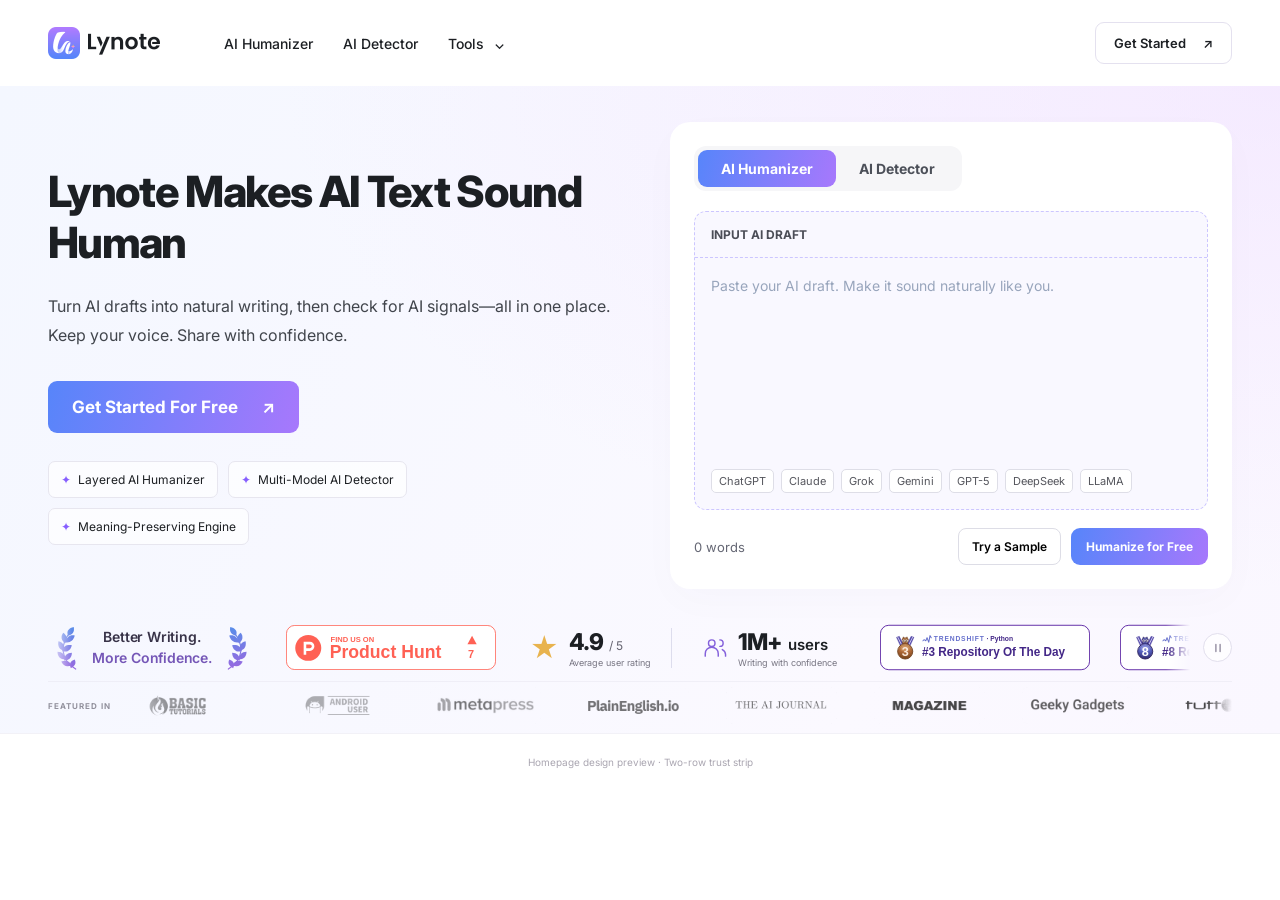
<file: index.html>
<!doctype html>
<html lang="en">
<head>
  <meta charset="utf-8">
  <meta name="viewport" content="width=device-width,initial-scale=1">
  <title>Lynote — Homepage Trust Strip Design</title>
  <link rel="preconnect" href="https://fonts.googleapis.com">
  <link href="https://fonts.googleapis.com/css2?family=Inter:wght@400;500;600;700;800&display=swap" rel="stylesheet">
  <link rel="stylesheet" href="styles.css">
</head>
<body>
  <header class="site-header wrap">
    <a href="https://lynote.ai/" aria-label="Lynote home"><img class="brand" src="assets/lynote.png" alt="Lynote"></a>
    <nav aria-label="Main navigation"><a href="https://lynote.ai/ai-humanizer">AI Humanizer</a><a href="https://lynote.ai/ai-detector">AI Detector</a><a href="https://lynote.ai/">Tools <span>⌄</span></a></nav>
    <a class="header-cta" href="https://lynote.ai/ai-humanizer">Get Started <span>↗</span></a>
  </header>
  <main>
    <div class="hero-area">
      <section class="hero wrap" aria-labelledby="hero-title">
        <div class="hero-copy">
          <h1 id="hero-title">Lynote Makes AI Text Sound Human</h1>
          <p>Turn AI drafts into natural writing, then check for AI signals—all in one place. Keep your voice. Share with confidence.</p>
          <a class="primary" href="https://lynote.ai/ai-humanizer">Get Started For Free <span>↗</span></a>
          <ul class="features"><li>Layered AI Humanizer</li><li>Multi-Model AI Detector</li><li>Meaning-Preserving Engine</li></ul>
        </div>
        <div class="workspace" aria-label="Product interface preview">
          <div class="tabs" role="group" aria-label="Preview tool mode"><button type="button" class="active" data-mode="humanizer" aria-pressed="true">AI Humanizer</button><button type="button" data-mode="detector" aria-pressed="false">AI Detector</button></div>
          <div class="editor"><label for="draft">INPUT AI DRAFT</label><textarea id="draft" placeholder="Paste your AI draft. Make it sound naturally like you."></textarea><div class="models"><span>ChatGPT</span><span>Claude</span><span>Grok</span><span>Gemini</span><span>GPT-5</span><span>DeepSeek</span><span>LLaMA</span></div></div>
          <div class="editor-footer"><span id="word-count">0 words</span><button class="sample" type="button">Try a Sample</button><a class="primary compact" id="tool-link" href="https://lynote.ai/ai-humanizer">Humanize for Free</a></div>
        </div>
      </section>

      <!-- New component: exactly two continuous scrolling rows. -->
      <section class="trust-strip wrap" aria-label="Lynote ratings, recognition and media coverage">
        <div class="proof-row">
          <div class="marquee proof-marquee" tabindex="0" aria-label="Ratings and recognition. Focus or hover to pause scrolling.">
            <div class="track">
              <div class="group proof-group">
                <div class="proof-item laurel-message"><img src="assets/laurel.svg" alt="" width="24" height="46"><strong>Better Writing.<br><span>More Confidence.</span></strong><img class="laurel-right" src="assets/laurel.svg" alt="" width="24" height="46"></div>
                <a class="proof-item badge-item" href="https://www.producthunt.com/products/lynote-ai" target="_blank" rel="noopener noreferrer"><img src="assets/product-hunt.svg" width="250" height="54" alt="Find Lynote on Product Hunt"></a>
                <div class="proof-item rating"><span class="rating-star" aria-hidden="true">★</span><div><div class="stat"><strong>4.9</strong><span>/ 5</span></div><span class="caption">Average user rating</span></div></div>
                <div class="proof-item users"><svg viewBox="0 0 32 32" aria-hidden="true"><circle cx="12" cy="10" r="4"/><path d="M4 26v-3a8 8 0 0 1 16 0v3M22 6a4 4 0 0 1 0 8M25 18a7 7 0 0 1 4 6v2"/></svg><div><div class="stat"><strong>1M+</strong> <span class="users-word">users</span></div><span class="caption">Writing with confidence</span></div></div>
                <a class="proof-item badge-item" href="https://trendshift.io/repositories/35405" target="_blank" rel="noopener noreferrer" title="Python daily ranking · September 15, 2026"><img src="assets/trendshift-python.svg" width="250" height="55" alt="Trendshift: #3 Python Repository of the Day"></a>
                <a class="proof-item badge-item" href="https://trendshift.io/repositories/35405" target="_blank" rel="noopener noreferrer" title="All-language daily ranking · September 15, 2026"><img src="assets/trendshift-all.svg" width="250" height="55" alt="Trendshift: #8 Repository of the Day across all languages"></a>
              </div>
            </div>
          </div>
          <button class="motion-toggle" type="button" aria-label="Pause both scrolling rows" aria-pressed="false" title="Pause scrolling"><svg viewBox="0 0 20 20" aria-hidden="true"><path d="M7 5v10M13 5v10"/></svg></button>
        </div>
        <div class="media-row">
          <span class="row-label">FEATURED IN</span>
          <div class="marquee media-marquee" tabindex="0" aria-label="Featured media logos. Focus or hover to pause scrolling.">
            <div class="track"><div class="group media-group">
              <img src="assets/media-1.png" width="144" height="48" alt="Basic Tutorials">
              <img src="assets/media-2.png" width="144" height="48" alt="Android User">
              <img src="assets/media-3.png" width="144" height="48" alt="MetaPress">
              <img src="assets/media-4.png" width="144" height="48" alt="PlainEnglish.io">
              <img src="assets/media-5.png" width="144" height="48" alt="The AI Journal">
              <img src="assets/media-6.png" width="144" height="48" alt="Magazine">
              <img src="assets/media-7.png" width="144" height="48" alt="Geeky Gadgets">
              <img src="assets/media-8.png" width="144" height="48" alt="TuttoTek">
              <img src="assets/media-9.png" width="144" height="48" alt="Redmond Pie">
              <img src="assets/media-10.png" width="144" height="48" alt="iLounge">
              <img src="assets/media-11.png" width="144" height="48" alt="Business Matters">
            </div></div>
          </div>
        </div>
      </section>
    </div>
  </main>
  <footer class="design-note">Homepage design preview · Two-row trust strip</footer>
  <script src="script.js"></script>
</body>
</html>
</file>
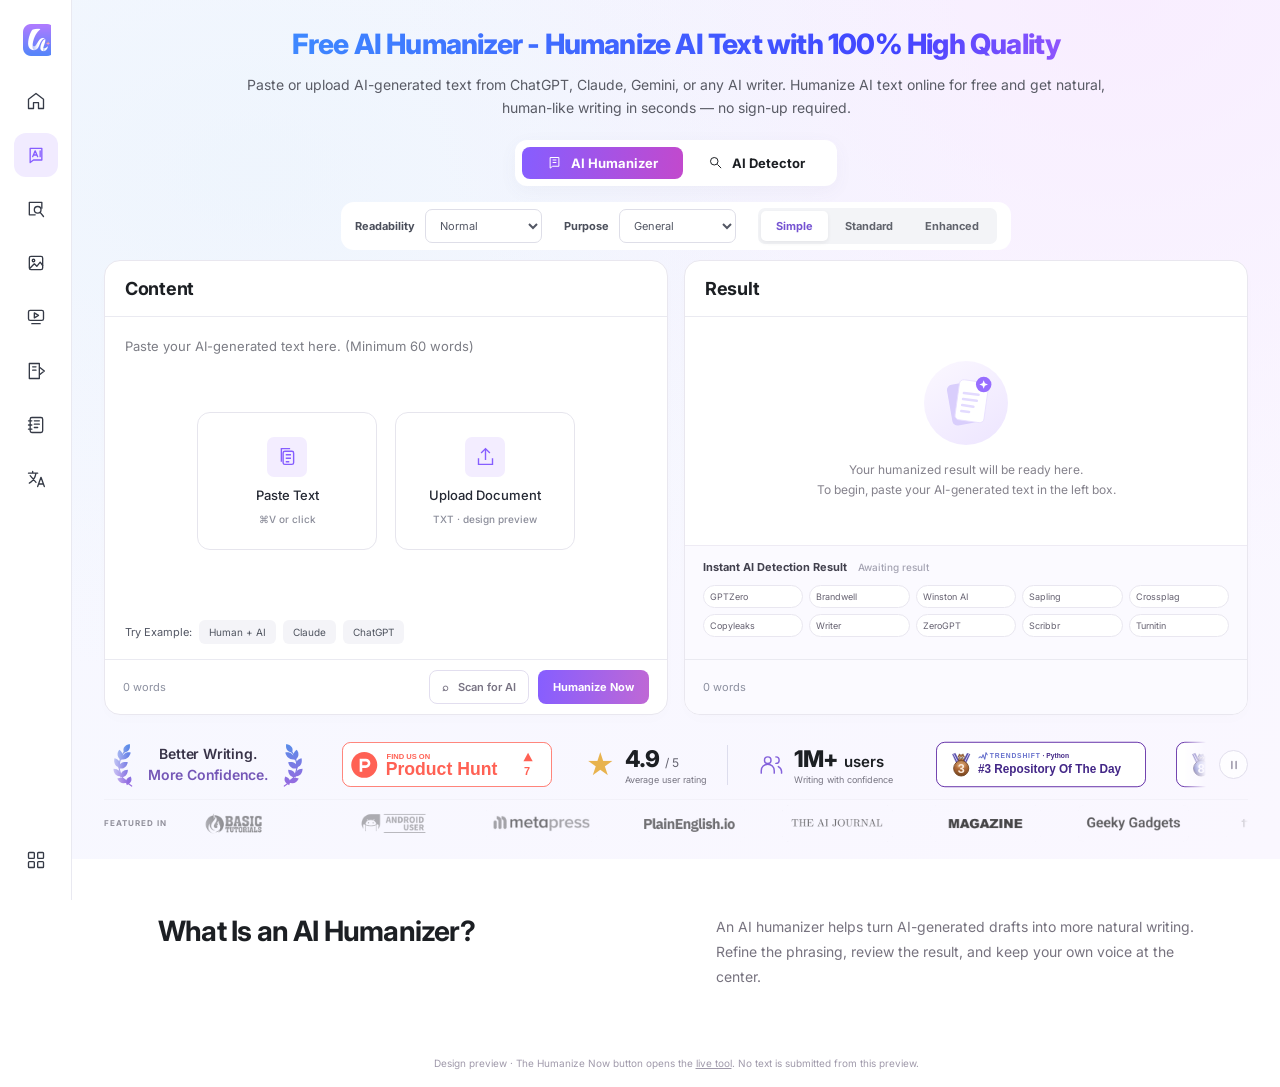
<file: ai-humanizer/index.html>
<!doctype html>
<html lang="en">
<head><meta charset="utf-8"><meta name="viewport" content="width=device-width,initial-scale=1"><title>Lynote AI Humanizer — Trust Strip Preview</title><link rel="preconnect" href="https://fonts.googleapis.com"><link href="https://fonts.googleapis.com/css2?family=Inter:wght@400;500;600;700;800&display=swap" rel="stylesheet"><link rel="stylesheet" href="../styles.css"><link rel="stylesheet" href="humanizer.css"></head>
<body>
<aside class="rail" aria-label="Tool navigation">
<a class="rail-brand-link" href="../index.html" aria-label="Homepage design"><img class="rail-brand" src="../assets/lynote.png" alt="Lynote"></a>
<a href="../index.html" aria-label="Home" title="Home"><svg viewBox="0 0 24 24"><path d="m3 10 9-7 9 7v11h-6v-7H9v7H3Z"/></svg></a>
<a class="selected" href="https://lynote.ai/ai-humanizer" aria-label="AI Humanizer" aria-current="page" title="AI Humanizer"><svg viewBox="0 0 24 24"><path d="M5 4h14v14H9l-4 3Z"/><path d="m8 14 3-7 3 7M9 12h4M17 7v7"/></svg></a>
<a href="https://lynote.ai/ai-detector" aria-label="AI Detector" title="AI Detector"><svg viewBox="0 0 24 24"><path d="M19 11V4H4v15h7"/><circle cx="14" cy="13" r="4"/><path d="m17 16 4 5"/></svg></a>
<a href="https://lynote.ai/ai-image-detector" aria-label="AI Image Detector" title="AI Image Detector"><svg viewBox="0 0 24 24"><rect x="4" y="4" width="16" height="16" rx="2"/><circle cx="9" cy="9" r="1.5"/><path d="m5 18 5-5 3 3 4-5 3 4"/></svg></a>
<a href="https://lynote.ai/youtube-transcript" aria-label="YouTube Transcript" title="YouTube Transcript"><svg viewBox="0 0 24 24"><rect x="3" y="4" width="18" height="12" rx="2"/><path d="m10 7 5 3-5 3ZM7 20h10"/></svg></a>
<a href="https://lynote.ai/youtube-summary" aria-label="Video Summarizer" title="Video Summarizer"><svg viewBox="0 0 24 24"><path d="M4 3h12v18H4ZM8 7h4M8 11h4M17 8l5 4-5 4"/></svg></a>
<a href="https://lynote.ai/ai-note-generator" aria-label="AI Notes Generator" title="AI Notes Generator"><svg viewBox="0 0 24 24"><rect x="5" y="3" width="15" height="18" rx="2"/><path d="M3 7h4M3 12h4M3 17h4M10 7h6M10 11h6M10 15h4"/></svg></a>
<a href="https://lynote.ai/document-translator" aria-label="Document Translator" title="Document Translator"><svg viewBox="0 0 24 24"><path d="M3 5h11M8 3v2M5 8l7 8M12 5c-1 6-3 9-8 12M14 21l4-11 4 11M15 18h6"/></svg></a>
<a class="rail-bottom" href="https://lynote.ai/" aria-label="Browse All Tools" title="Browse All Tools"><svg viewBox="0 0 24 24"><rect x="3" y="3" width="7" height="7" rx="1"/><rect x="14" y="3" width="7" height="7" rx="1"/><rect x="3" y="14" width="7" height="7" rx="1"/><rect x="14" y="14" width="7" height="7" rx="1"/></svg></a>
</aside>
<main class="humanizer-main">
<section class="humanizer-hero" aria-labelledby="humanizer-title"><div class="humanizer-inner">
<header class="humanizer-heading"><h1 id="humanizer-title">Free AI Humanizer - Humanize AI Text with 100% High Quality</h1><p>Paste or upload AI-generated text from ChatGPT, Claude, Gemini, or any AI writer. Humanize AI text online for free and get natural, human-like writing in seconds — no sign-up required.</p></header>
<nav class="mode-switch" aria-label="Choose writing tool"><a href="#content" class="active" aria-current="page"><svg viewBox="0 0 24 24"><path d="M5 4h14v14H9l-4 3ZM9 8h6M9 12h6"/></svg>AI Humanizer</a><a href="https://lynote.ai/ai-detector"><svg viewBox="0 0 24 24"><circle cx="10" cy="10" r="6"/><path d="m15 15 6 6"/></svg>AI Detector</a></nav>
<div class="settings-bar"><label class="setting">Readability <select aria-label="Readability"><option>Normal</option><option>High School</option><option>University</option><option>PhD</option></select></label><label class="setting">Purpose <select aria-label="Purpose"><option>General</option><option>Essay</option><option>Email</option><option>Blog</option><option>Report</option></select></label><div class="intensity" role="group" aria-label="Rewriting intensity"><button class="active" aria-pressed="true">Simple</button><button aria-pressed="false">Standard</button><button aria-pressed="false">Enhanced</button></div></div>
<div class="workbench">
<section class="pane input-pane"><h2><label for="content">Content</label></h2><div class="input-body"><textarea id="content" placeholder="Paste your AI-generated text here. (Minimum 60 words)"></textarea>
<div class="empty-actions"><button type="button" id="paste"><span class="action-icon"><svg viewBox="0 0 24 24"><rect x="7" y="6" width="12" height="15" rx="2"/><path d="M15 3H5v15M10 10h6M10 14h6M10 18h4"/></svg></span>Paste Text<small>⌘V or click</small></button><button type="button" id="upload"><span class="action-icon"><svg viewBox="0 0 24 24"><path d="M12 16V3m-5 5 5-5 5 5M4 14v7h16v-7"/></svg></span>Upload Document<small>TXT · design preview</small></button><input type="file" id="upload-file" accept=".txt,text/plain" hidden></div>
<div class="examples"><span>Try Example:</span><button type="button" data-example="mixed">Human + AI</button><button type="button" data-example="claude">Claude</button><button type="button" data-example="chatgpt">ChatGPT</button></div></div>
<div class="pane-footer"><span id="count">0 words</span><a class="scan-link" href="https://lynote.ai/ai-detector">⌕ &nbsp; Scan for AI</a><a class="humanize-link" href="https://lynote.ai/ai-humanizer" target="_blank" rel="noopener noreferrer" title="Open the live tool to humanize your text">Humanize Now</a></div></section>
<section class="pane result-pane"><h2>Result</h2><div class="result-body"><div class="result-illustration" aria-hidden="true"><svg viewBox="0 0 64 64"><rect x="12" y="9" width="36" height="48" rx="6" fill="#d9cefc" transform="rotate(-10 30 32)"/><rect x="21" y="7" width="34" height="47" rx="5" fill="white" stroke="#e8e0ff" transform="rotate(8 38 31)"/><path d="m29 21 17 2m-18 5 16 2m-17 5 13 2m-14 5 9 1" stroke="#e3dbff" stroke-width="3" stroke-linecap="round"/><circle cx="52" cy="11" r="9" fill="#986eff"/><path d="m52 6 1.4 3.6L57 11l-3.6 1.4L52 16l-1.4-3.6L47 11l3.6-1.4Z" fill="white"/></svg></div><p>Your humanized result will be ready here.<br>To begin, paste your AI-generated text in the left box.</p></div><div class="detector-preview"><h3>Instant AI Detection Result <span>Awaiting result</span></h3><div class="detector-brands"><span>GPTZero</span><span>Brandwell</span><span>Winston AI</span><span>Sapling</span><span>Crossplag</span><span>Copyleaks</span><span>Writer</span><span>ZeroGPT</span><span>Scribbr</span><span>Turnitin</span></div></div><div class="pane-footer"><span>0 words</span></div></section>
</div><p class="upload-message" id="input-message" role="status"></p>
<!-- Reuses the homepage component, replacing the standalone statistics block in this preview. -->
      <section class="trust-strip wrap" aria-label="Lynote ratings, recognition and media coverage">
        <div class="proof-row">
          <div class="marquee proof-marquee" tabindex="0" aria-label="Ratings and recognition. Focus or hover to pause scrolling.">
            <div class="track">
              <div class="group proof-group">
                <div class="proof-item laurel-message"><img src="../assets/laurel.svg" alt="" width="24" height="46"><strong>Better Writing.<br><span>More Confidence.</span></strong><img class="laurel-right" src="../assets/laurel.svg" alt="" width="24" height="46"></div>
                <a class="proof-item badge-item" href="https://www.producthunt.com/products/lynote-ai" target="_blank" rel="noopener noreferrer"><img src="../assets/product-hunt.svg" width="250" height="54" alt="Find Lynote on Product Hunt"></a>
                <div class="proof-item rating"><span class="rating-star" aria-hidden="true">★</span><div><div class="stat"><strong>4.9</strong><span>/ 5</span></div><span class="caption">Average user rating</span></div></div>
                <div class="proof-item users"><svg viewBox="0 0 32 32" aria-hidden="true"><circle cx="12" cy="10" r="4"/><path d="M4 26v-3a8 8 0 0 1 16 0v3M22 6a4 4 0 0 1 0 8M25 18a7 7 0 0 1 4 6v2"/></svg><div><div class="stat"><strong>1M+</strong> <span class="users-word">users</span></div><span class="caption">Writing with confidence</span></div></div>
                <a class="proof-item badge-item" href="https://trendshift.io/repositories/35405" target="_blank" rel="noopener noreferrer" title="Python daily ranking · September 15, 2026"><img src="../assets/trendshift-python.svg" width="250" height="55" alt="Trendshift: #3 Python Repository of the Day"></a>
                <a class="proof-item badge-item" href="https://trendshift.io/repositories/35405" target="_blank" rel="noopener noreferrer" title="All-language daily ranking · September 15, 2026"><img src="../assets/trendshift-all.svg" width="250" height="55" alt="Trendshift: #8 Repository of the Day across all languages"></a>
              </div>
            </div>
          </div>
          <button class="motion-toggle" type="button" aria-label="Pause both scrolling rows" aria-pressed="false" title="Pause scrolling"><svg viewBox="0 0 20 20" aria-hidden="true"><path d="M7 5v10M13 5v10"/></svg></button>
        </div>
        <div class="media-row">
          <span class="row-label">FEATURED IN</span>
          <div class="marquee media-marquee" tabindex="0" aria-label="Featured media logos. Focus or hover to pause scrolling.">
            <div class="track"><div class="group media-group">
              <img src="../assets/media-1.png" width="144" height="48" alt="Basic Tutorials">
              <img src="../assets/media-2.png" width="144" height="48" alt="Android User">
              <img src="../assets/media-3.png" width="144" height="48" alt="MetaPress">
              <img src="../assets/media-4.png" width="144" height="48" alt="PlainEnglish.io">
              <img src="../assets/media-5.png" width="144" height="48" alt="The AI Journal">
              <img src="../assets/media-6.png" width="144" height="48" alt="Magazine">
              <img src="../assets/media-7.png" width="144" height="48" alt="Geeky Gadgets">
              <img src="../assets/media-8.png" width="144" height="48" alt="TuttoTek">
              <img src="../assets/media-9.png" width="144" height="48" alt="Redmond Pie">
              <img src="../assets/media-10.png" width="144" height="48" alt="iLounge">
              <img src="../assets/media-11.png" width="144" height="48" alt="Business Matters">
            </div></div>
          </div>
        </div>
      </section>
</div></section>
<section class="humanizer-following"><h2>What Is an AI Humanizer?</h2><p>An AI humanizer helps turn AI-generated drafts into more natural writing. Refine the phrasing, review the result, and keep your own voice at the center.</p></section>
<footer class="preview-note">Design preview · The Humanize Now button opens the <a href="https://lynote.ai/ai-humanizer">live tool</a>. No text is submitted from this preview.</footer>
</main><script src="humanizer.js"></script>
</body></html>
</file>
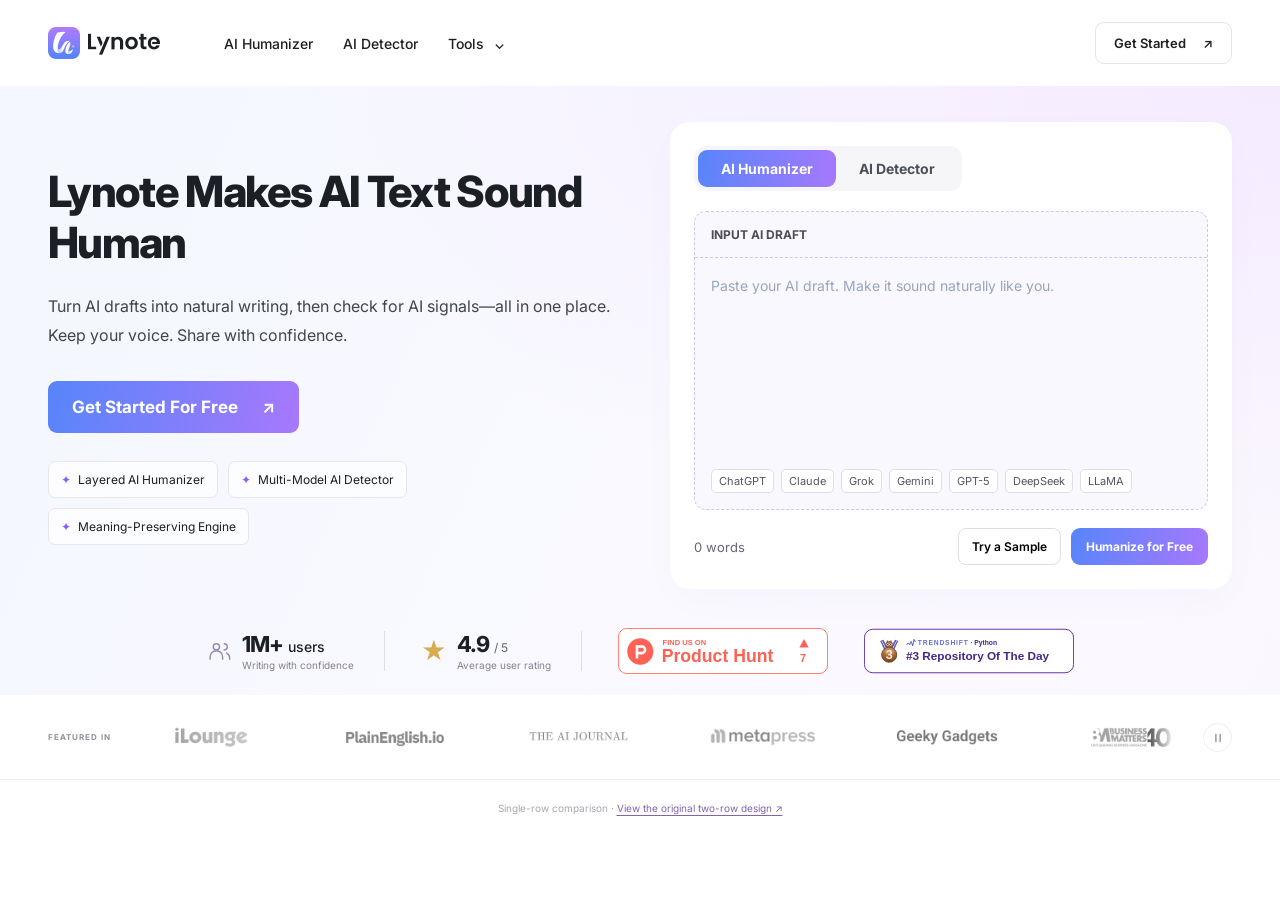
<file: single-row.html>
<!doctype html>
<html lang="en">
<head>
  <meta charset="utf-8">
  <meta name="viewport" content="width=device-width,initial-scale=1">
  <title>Lynote — Homepage Single-Row Comparison</title>
  <link rel="preconnect" href="https://fonts.googleapis.com">
  <link href="https://fonts.googleapis.com/css2?family=Inter:wght@400;500;600;700;800&display=swap" rel="stylesheet">
  <link rel="stylesheet" href="styles.css">
  <link rel="stylesheet" href="single-row.css">
</head>
<body>
  <header class="site-header wrap">
    <a href="https://lynote.ai/" aria-label="Lynote home"><img class="brand" src="assets/lynote.png" alt="Lynote"></a>
    <nav aria-label="Main navigation"><a href="https://lynote.ai/ai-humanizer">AI Humanizer</a><a href="https://lynote.ai/ai-detector">AI Detector</a><a href="https://lynote.ai/">Tools <span>⌄</span></a></nav>
    <a class="header-cta" href="https://lynote.ai/ai-humanizer">Get Started <span>↗</span></a>
  </header>
  <main>
    <div class="hero-area">
      <section class="hero wrap" aria-labelledby="hero-title">
        <div class="hero-copy">
          <h1 id="hero-title">Lynote Makes AI Text Sound Human</h1>
          <p>Turn AI drafts into natural writing, then check for AI signals—all in one place. Keep your voice. Share with confidence.</p>
          <a class="primary" href="https://lynote.ai/ai-humanizer">Get Started For Free <span>↗</span></a>
          <ul class="features"><li>Layered AI Humanizer</li><li>Multi-Model AI Detector</li><li>Meaning-Preserving Engine</li></ul>
        </div>
        <div class="workspace" aria-label="Product interface preview">
          <div class="tabs" role="group" aria-label="Preview tool mode"><button type="button" class="active" data-mode="humanizer" aria-pressed="true">AI Humanizer</button><button type="button" data-mode="detector" aria-pressed="false">AI Detector</button></div>
          <div class="editor"><label for="draft">INPUT AI DRAFT</label><textarea id="draft" placeholder="Paste your AI draft. Make it sound naturally like you."></textarea><div class="models"><span>ChatGPT</span><span>Claude</span><span>Grok</span><span>Gemini</span><span>GPT-5</span><span>DeepSeek</span><span>LLaMA</span></div></div>
          <div class="editor-footer"><span id="word-count">0 words</span><button class="sample" type="button">Try a Sample</button><a class="primary compact" id="tool-link" href="https://lynote.ai/ai-humanizer">Humanize for Free</a></div>
        </div>
      </section>

      <!-- Static first-screen proof; media coverage lives outside the hero. -->
<section class="single-proof wrap" aria-label="Lynote ratings and recognition"><div class="single-proof-scroll" tabindex="0" aria-label="Ratings, users and recognition; scroll horizontally on small screens"><div class="single-proof-items">
                <div class="proof-item users"><svg viewBox="0 0 32 32" aria-hidden="true"><circle cx="12" cy="10" r="4"/><path d="M4 26v-3a8 8 0 0 1 16 0v3M22 6a4 4 0 0 1 0 8M25 18a7 7 0 0 1 4 6v2"/></svg><div><div class="stat"><strong>1M+</strong> <span class="users-word">users</span></div><span class="caption">Writing with confidence</span></div></div>
                <div class="proof-item rating"><span class="rating-star" aria-hidden="true">★</span><div><div class="stat"><strong>4.9</strong><span>/ 5</span></div><span class="caption">Average user rating</span></div></div>
                <a class="proof-item badge-item" href="https://www.producthunt.com/products/lynote-ai" target="_blank" rel="noopener noreferrer"><img src="assets/product-hunt.svg" width="250" height="54" alt="Find Lynote on Product Hunt"></a>
                <a class="proof-item badge-item" href="https://trendshift.io/repositories/35405" target="_blank" rel="noopener noreferrer" title="Python daily ranking · September 15, 2026"><img src="assets/trendshift-python.svg" width="250" height="55" alt="Trendshift: #3 Python Repository of the Day"></a>
</div></div></section>
    </div>
    <section class="media-transition" aria-label="Featured media coverage">
      <div class="media-transition-inner wrap">
        <span class="row-label">FEATURED IN</span>
        <div class="marquee media-transition-marquee" tabindex="0" aria-label="Media logos. Hover or focus to pause; scroll manually when reduced motion is enabled.">
          <div class="track"><div class="group media-transition-group">
            <img src="assets/media-10.png" width="144" height="48" alt="iLounge">
            <img src="assets/media-4.png" width="144" height="48" alt="PlainEnglish.io">
            <img src="assets/media-5.png" width="144" height="48" alt="The AI Journal">
            <img src="assets/media-3.png" width="144" height="48" alt="MetaPress">
            <img src="assets/media-7.png" width="144" height="48" alt="Geeky Gadgets">
            <img src="assets/media-11.png" width="144" height="48" alt="Business Matters">
            <img src="assets/media-1.png" width="144" height="48" alt="Basic Tutorials">
            <img src="assets/media-2.png" width="144" height="48" alt="Android User">
            <img src="assets/media-8.png" width="144" height="48" alt="TuttoTek">
            <img src="assets/media-9.png" width="144" height="48" alt="Redmond Pie">
            <img src="assets/media-6.png" width="144" height="48" alt="Magazine">
          </div></div>
        </div>
        <button class="motion-toggle media-transition-toggle" type="button" aria-label="Pause media logos" aria-pressed="false" title="Pause media logos"><svg viewBox="0 0 20 20" aria-hidden="true"><path d="M7 5v10M13 5v10"/></svg></button>
      </div>
    </section>
  </main>
  <footer class="design-note">Single-row comparison · <a href="index.html">View the original two-row design ↗</a></footer>
  <script src="single-row.js"></script>
</body>
</html>
</file>
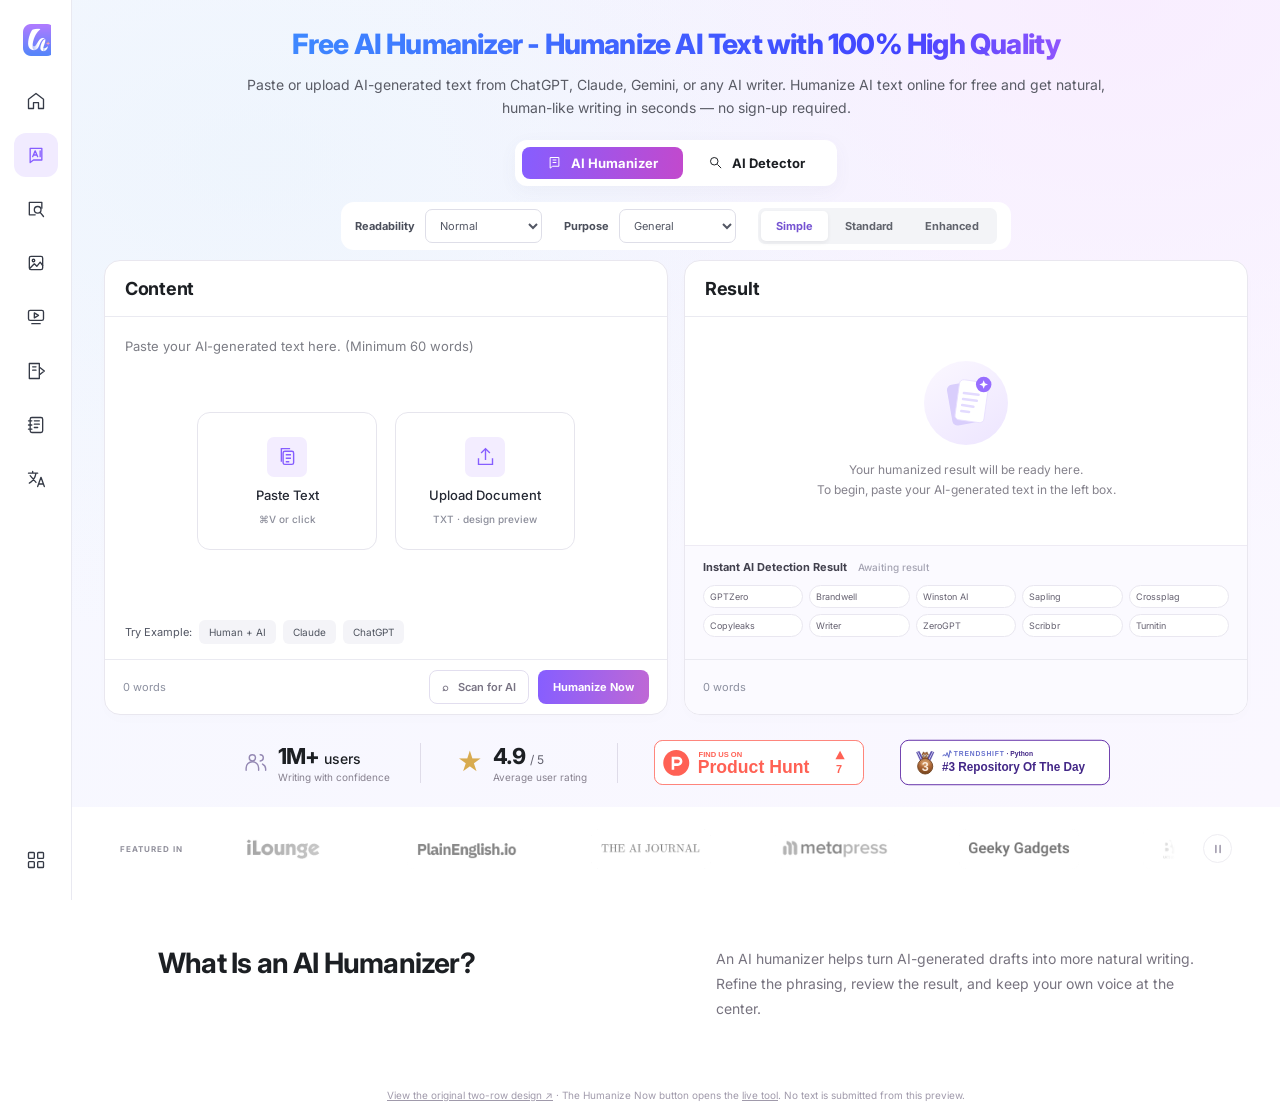
<file: ai-humanizer/single-row.html>
<!doctype html>
<html lang="en">
<head><meta charset="utf-8"><meta name="viewport" content="width=device-width,initial-scale=1"><title>Lynote AI Humanizer — Single-Row Comparison</title><link rel="preconnect" href="https://fonts.googleapis.com"><link href="https://fonts.googleapis.com/css2?family=Inter:wght@400;500;600;700;800&display=swap" rel="stylesheet"><link rel="stylesheet" href="../styles.css"><link rel="stylesheet" href="humanizer.css"><link rel="stylesheet" href="../single-row.css"></head>
<body>
<aside class="rail" aria-label="Tool navigation">
<a class="rail-brand-link" href="../single-row.html" aria-label="Homepage design"><img class="rail-brand" src="../assets/lynote.png" alt="Lynote"></a>
<a href="../single-row.html" aria-label="Home" title="Home"><svg viewBox="0 0 24 24"><path d="m3 10 9-7 9 7v11h-6v-7H9v7H3Z"/></svg></a>
<a class="selected" href="https://lynote.ai/ai-humanizer" aria-label="AI Humanizer" aria-current="page" title="AI Humanizer"><svg viewBox="0 0 24 24"><path d="M5 4h14v14H9l-4 3Z"/><path d="m8 14 3-7 3 7M9 12h4M17 7v7"/></svg></a>
<a href="https://lynote.ai/ai-detector" aria-label="AI Detector" title="AI Detector"><svg viewBox="0 0 24 24"><path d="M19 11V4H4v15h7"/><circle cx="14" cy="13" r="4"/><path d="m17 16 4 5"/></svg></a>
<a href="https://lynote.ai/ai-image-detector" aria-label="AI Image Detector" title="AI Image Detector"><svg viewBox="0 0 24 24"><rect x="4" y="4" width="16" height="16" rx="2"/><circle cx="9" cy="9" r="1.5"/><path d="m5 18 5-5 3 3 4-5 3 4"/></svg></a>
<a href="https://lynote.ai/youtube-transcript" aria-label="YouTube Transcript" title="YouTube Transcript"><svg viewBox="0 0 24 24"><rect x="3" y="4" width="18" height="12" rx="2"/><path d="m10 7 5 3-5 3ZM7 20h10"/></svg></a>
<a href="https://lynote.ai/youtube-summary" aria-label="Video Summarizer" title="Video Summarizer"><svg viewBox="0 0 24 24"><path d="M4 3h12v18H4ZM8 7h4M8 11h4M17 8l5 4-5 4"/></svg></a>
<a href="https://lynote.ai/ai-note-generator" aria-label="AI Notes Generator" title="AI Notes Generator"><svg viewBox="0 0 24 24"><rect x="5" y="3" width="15" height="18" rx="2"/><path d="M3 7h4M3 12h4M3 17h4M10 7h6M10 11h6M10 15h4"/></svg></a>
<a href="https://lynote.ai/document-translator" aria-label="Document Translator" title="Document Translator"><svg viewBox="0 0 24 24"><path d="M3 5h11M8 3v2M5 8l7 8M12 5c-1 6-3 9-8 12M14 21l4-11 4 11M15 18h6"/></svg></a>
<a class="rail-bottom" href="https://lynote.ai/" aria-label="Browse All Tools" title="Browse All Tools"><svg viewBox="0 0 24 24"><rect x="3" y="3" width="7" height="7" rx="1"/><rect x="14" y="3" width="7" height="7" rx="1"/><rect x="3" y="14" width="7" height="7" rx="1"/><rect x="14" y="14" width="7" height="7" rx="1"/></svg></a>
</aside>
<main class="humanizer-main">
<section class="humanizer-hero" aria-labelledby="humanizer-title"><div class="humanizer-inner">
<header class="humanizer-heading"><h1 id="humanizer-title">Free AI Humanizer - Humanize AI Text with 100% High Quality</h1><p>Paste or upload AI-generated text from ChatGPT, Claude, Gemini, or any AI writer. Humanize AI text online for free and get natural, human-like writing in seconds — no sign-up required.</p></header>
<nav class="mode-switch" aria-label="Choose writing tool"><a href="#content" class="active" aria-current="page"><svg viewBox="0 0 24 24"><path d="M5 4h14v14H9l-4 3ZM9 8h6M9 12h6"/></svg>AI Humanizer</a><a href="https://lynote.ai/ai-detector"><svg viewBox="0 0 24 24"><circle cx="10" cy="10" r="6"/><path d="m15 15 6 6"/></svg>AI Detector</a></nav>
<div class="settings-bar"><label class="setting">Readability <select aria-label="Readability"><option>Normal</option><option>High School</option><option>University</option><option>PhD</option></select></label><label class="setting">Purpose <select aria-label="Purpose"><option>General</option><option>Essay</option><option>Email</option><option>Blog</option><option>Report</option></select></label><div class="intensity" role="group" aria-label="Rewriting intensity"><button class="active" aria-pressed="true">Simple</button><button aria-pressed="false">Standard</button><button aria-pressed="false">Enhanced</button></div></div>
<div class="workbench">
<section class="pane input-pane"><h2><label for="content">Content</label></h2><div class="input-body"><textarea id="content" placeholder="Paste your AI-generated text here. (Minimum 60 words)"></textarea>
<div class="empty-actions"><button type="button" id="paste"><span class="action-icon"><svg viewBox="0 0 24 24"><rect x="7" y="6" width="12" height="15" rx="2"/><path d="M15 3H5v15M10 10h6M10 14h6M10 18h4"/></svg></span>Paste Text<small>⌘V or click</small></button><button type="button" id="upload"><span class="action-icon"><svg viewBox="0 0 24 24"><path d="M12 16V3m-5 5 5-5 5 5M4 14v7h16v-7"/></svg></span>Upload Document<small>TXT · design preview</small></button><input type="file" id="upload-file" accept=".txt,text/plain" hidden></div>
<div class="examples"><span>Try Example:</span><button type="button" data-example="mixed">Human + AI</button><button type="button" data-example="claude">Claude</button><button type="button" data-example="chatgpt">ChatGPT</button></div></div>
<div class="pane-footer"><span id="count">0 words</span><a class="scan-link" href="https://lynote.ai/ai-detector">⌕ &nbsp; Scan for AI</a><a class="humanize-link" href="https://lynote.ai/ai-humanizer" target="_blank" rel="noopener noreferrer" title="Open the live tool to humanize your text">Humanize Now</a></div></section>
<section class="pane result-pane"><h2>Result</h2><div class="result-body"><div class="result-illustration" aria-hidden="true"><svg viewBox="0 0 64 64"><rect x="12" y="9" width="36" height="48" rx="6" fill="#d9cefc" transform="rotate(-10 30 32)"/><rect x="21" y="7" width="34" height="47" rx="5" fill="white" stroke="#e8e0ff" transform="rotate(8 38 31)"/><path d="m29 21 17 2m-18 5 16 2m-17 5 13 2m-14 5 9 1" stroke="#e3dbff" stroke-width="3" stroke-linecap="round"/><circle cx="52" cy="11" r="9" fill="#986eff"/><path d="m52 6 1.4 3.6L57 11l-3.6 1.4L52 16l-1.4-3.6L47 11l3.6-1.4Z" fill="white"/></svg></div><p>Your humanized result will be ready here.<br>To begin, paste your AI-generated text in the left box.</p></div><div class="detector-preview"><h3>Instant AI Detection Result <span>Awaiting result</span></h3><div class="detector-brands"><span>GPTZero</span><span>Brandwell</span><span>Winston AI</span><span>Sapling</span><span>Crossplag</span><span>Copyleaks</span><span>Writer</span><span>ZeroGPT</span><span>Scribbr</span><span>Turnitin</span></div></div><div class="pane-footer"><span>0 words</span></div></section>
</div><p class="upload-message" id="input-message" role="status"></p>
<!-- Reuses the homepage component, replacing the standalone statistics block in this preview. -->
<section class="single-proof wrap" aria-label="Lynote ratings and recognition"><div class="single-proof-scroll" tabindex="0" aria-label="Ratings, users and recognition; scroll horizontally on small screens"><div class="single-proof-items">
                <div class="proof-item users"><svg viewBox="0 0 32 32" aria-hidden="true"><circle cx="12" cy="10" r="4"/><path d="M4 26v-3a8 8 0 0 1 16 0v3M22 6a4 4 0 0 1 0 8M25 18a7 7 0 0 1 4 6v2"/></svg><div><div class="stat"><strong>1M+</strong> <span class="users-word">users</span></div><span class="caption">Writing with confidence</span></div></div>
                <div class="proof-item rating"><span class="rating-star" aria-hidden="true">★</span><div><div class="stat"><strong>4.9</strong><span>/ 5</span></div><span class="caption">Average user rating</span></div></div>
                <a class="proof-item badge-item" href="https://www.producthunt.com/products/lynote-ai" target="_blank" rel="noopener noreferrer"><img src="../assets/product-hunt.svg" width="250" height="54" alt="Find Lynote on Product Hunt"></a>
                <a class="proof-item badge-item" href="https://trendshift.io/repositories/35405" target="_blank" rel="noopener noreferrer" title="Python daily ranking · September 15, 2026"><img src="../assets/trendshift-python.svg" width="250" height="55" alt="Trendshift: #3 Python Repository of the Day"></a>
</div></div></section>
</div></section>
    <section class="media-transition" aria-label="Featured media coverage">
      <div class="media-transition-inner wrap">
        <span class="row-label">FEATURED IN</span>
        <div class="marquee media-transition-marquee" tabindex="0" aria-label="Media logos. Hover or focus to pause; scroll manually when reduced motion is enabled.">
          <div class="track"><div class="group media-transition-group">
            <img src="../assets/media-10.png" width="144" height="48" alt="iLounge">
            <img src="../assets/media-4.png" width="144" height="48" alt="PlainEnglish.io">
            <img src="../assets/media-5.png" width="144" height="48" alt="The AI Journal">
            <img src="../assets/media-3.png" width="144" height="48" alt="MetaPress">
            <img src="../assets/media-7.png" width="144" height="48" alt="Geeky Gadgets">
            <img src="../assets/media-11.png" width="144" height="48" alt="Business Matters">
            <img src="../assets/media-1.png" width="144" height="48" alt="Basic Tutorials">
            <img src="../assets/media-2.png" width="144" height="48" alt="Android User">
            <img src="../assets/media-8.png" width="144" height="48" alt="TuttoTek">
            <img src="../assets/media-9.png" width="144" height="48" alt="Redmond Pie">
            <img src="../assets/media-6.png" width="144" height="48" alt="Magazine">
          </div></div>
        </div>
        <button class="motion-toggle media-transition-toggle" type="button" aria-label="Pause media logos" aria-pressed="false" title="Pause media logos"><svg viewBox="0 0 20 20" aria-hidden="true"><path d="M7 5v10M13 5v10"/></svg></button>
      </div>
    </section>
<section class="humanizer-following"><h2>What Is an AI Humanizer?</h2><p>An AI humanizer helps turn AI-generated drafts into more natural writing. Refine the phrasing, review the result, and keep your own voice at the center.</p></section>
<footer class="preview-note"><a href="index.html">View the original two-row design ↗</a> · The Humanize Now button opens the <a href="https://lynote.ai/ai-humanizer">live tool</a>. No text is submitted from this preview.</footer>
</main><script src="single-row.js"></script>
</body></html>
</file>
<file: styles.css>
:root{--ink:#1c1f23;--body:#555a65;--violet:#865eff;--line:#e8e8f2;--blue:#5785fa}*{box-sizing:border-box}body{margin:0;color:var(--ink);background:#fff;font-family:Inter,Arial,sans-serif;-webkit-font-smoothing:antialiased}button,textarea{font:inherit}a{color:inherit;text-decoration:none}button,a,textarea{ -webkit-tap-highlight-color:transparent}button{cursor:pointer}a:focus-visible,button:focus-visible,textarea:focus-visible,.marquee:focus-visible{outline:3px solid #865eff;outline-offset:4px}.wrap{width:min(1280px,calc(100% - 96px));margin-inline:auto}.site-header{height:86px;display:flex;align-items:center;gap:64px}.brand{width:112px;height:auto;display:block}.site-header nav{display:flex;gap:30px;font-size:14px;font-weight:500;align-items:center}.site-header nav span{margin-left:6px}.header-cta{margin-left:auto;font-size:13px;font-weight:600;padding:12px 18px;border:1px solid #e4e1ef;border-radius:9px}.header-cta span{padding-left:14px}.hero-area{background:radial-gradient(ellipse at 100% 0,rgba(236,215,255,.42),transparent 55%),linear-gradient(115deg,#f4f7ff,#fbf9ff 72%,#faf7ff)}.hero{padding-block:54px 48px;display:grid;grid-template-columns:1fr 1fr;gap:60px;align-items:center}.hero h1{font-size:43px;line-height:1.18;letter-spacing:-1.65px;margin:0 0 25px;font-weight:800;max-width:600px}.hero-copy>p{font-size:16px;line-height:1.8;margin:0 0 31px;color:#41454c;max-width:570px}.primary{display:inline-flex;align-items:center;justify-content:center;gap:24px;padding:16px 24px;border-radius:9px;background:linear-gradient(105deg,#5785fa,#a778fc);color:white;font-size:17px;font-weight:700;transition:box-shadow .2s}.primary:hover{box-shadow:0 6px 20px #865eff30}.features{display:flex;flex-wrap:wrap;gap:10px;list-style:none;padding:0;margin:28px 0 0}.features li{font-size:12px;white-space:nowrap;padding:10px 12px;background:#ffffffb5;border:1px solid #e7e6ef;border-radius:7px}.features li:before{content:'✦';color:var(--violet);margin-right:7px}.workspace{background:white;padding:24px;border-radius:20px;box-shadow:0 12px 40px #34345c05}.tabs{display:inline-flex;background:#f6f6f8;border-radius:12px;padding:4px;margin-bottom:20px}.tabs button{border:0;background:none;padding:10px 23px;font-size:14px;font-weight:700;color:#4c5059;border-radius:9px}.tabs button.active{background:linear-gradient(105deg,#5785fa,#a778fc);color:white}.editor{border:1px dashed #ccc6ff;border-radius:12px;background:#f9f8ff;overflow:hidden}.editor label{display:block;padding:15px 16px;border-bottom:1px dashed #ccc6ff;font-size:12px;font-weight:700;color:#4b4d57}.editor textarea{resize:none;display:block;border:0;background:none;width:100%;height:211px;padding:16px;color:#37364b;font-size:14px;line-height:1.7}.editor textarea::placeholder{color:#98a5bc}.models{display:flex;gap:7px;flex-wrap:wrap;padding:0 16px 16px}.models span{font-size:11px;background:white;border:1px solid #dedee7;border-radius:5px;padding:4px 7px;color:#55565d}.editor-footer{display:flex;gap:10px;align-items:center;margin-top:18px;font-size:13px}.editor-footer>span{margin-right:auto;color:#656774}.sample{background:#fff;border:1px solid #dddde6;border-radius:8px;padding:10px 13px;font-weight:600;font-size:12px}.compact{font-size:12px;padding:11px 15px;gap:0}
/* Two rows only; reusable independently from the hero. */
.trust-strip{padding:0 0 22px}.proof-row{display:flex;align-items:center;gap:13px;min-height:108px;border-top:1px solid #dedeea;background:linear-gradient(90deg,#ffffff00,#ffffff90,#ffffff00)}.marquee{overflow:hidden;min-width:0;mask-image:linear-gradient(90deg,transparent,#000 24px,#000 calc(100% - 24px),transparent)}.proof-marquee{flex:1}.track{width:max-content;display:flex;animation:marquee 44s linear infinite;will-change:transform}.group{display:flex;align-items:center;flex-shrink:0}.proof-group{height:105px;gap:32px;padding-right:32px}.proof-item{display:flex;align-items:center;flex-shrink:0}.badge-item img{display:block;width:235px;height:auto;max-height:55px}.rating{gap:13px;padding-inline:8px 22px;border-right:1px solid #dddded}.rating-star{font-size:37px;color:#e8b34e;line-height:1}.stat{display:flex;align-items:baseline;gap:5px;white-space:nowrap}.stat strong{font-size:26px;letter-spacing:-1px;font-weight:800}.stat>span{font-size:14px;color:#646370}.stat .users-word{font-size:18px;font-weight:600;color:var(--ink)}.caption{display:block;font-size:10px;color:#777582;margin-top:3px;white-space:nowrap}.users{gap:13px;padding-right:13px}.users svg{width:31px;height:31px;stroke:#8461db;fill:none;stroke-width:1.8;stroke-linecap:round;stroke-linejoin:round}.motion-toggle{flex:none;width:29px;height:29px;display:grid;place-items:center;border:1px solid #e2dfed;border-radius:50%;background:#ffffffad;color:#888197;padding:7px}.motion-toggle:hover{background:#eee9ff;color:#6b49bc}.motion-toggle svg{width:14px;height:14px;stroke:currentColor;stroke-width:1.8;stroke-linecap:round;fill:none}.media-row{min-height:79px;display:flex;align-items:center;gap:26px;border-top:1px solid #e7e6f0}.row-label{font-size:9px;letter-spacing:1.3px;font-weight:700;color:#91909c;flex:none}.media-marquee{flex:1}.media-group{gap:44px;padding-right:44px;height:75px}.media-group img{width:135px;height:45px;object-fit:contain;mix-blend-mode:multiply}.media-marquee .track{animation-duration:58s}.marquee:hover .track,.marquee:focus-within .track,.trust-strip.paused .track{animation-play-state:paused}@keyframes marquee{to{transform:translateX(-50%)}}.next-section{text-align:center;padding:76px 0 70px}.eyebrow{font-size:10px;letter-spacing:1.7px;font-weight:700;color:#9675d0}.next-section h2{font-size:42px;line-height:1.13;letter-spacing:-1.5px;margin:18px 0}.next-section p{color:#72737c;font-size:15px}.next-section>a{display:inline-block;font-size:13px;font-weight:600;color:#7452c5;margin-top:15px}.next-section>a span{margin-left:10px}.design-note{text-align:center;font-size:10px;color:#aaa6b1;padding:22px;border-top:1px solid #f2f1f7}
@media(min-width:1600px){.wrap{width:min(1400px,calc(100% - 160px))}.hero{gap:80px;padding-block:65px 55px}.hero h1{font-size:48px}.hero-copy>p{font-size:17px}.editor textarea{height:235px}}
@media(max-width:1050px){.wrap{width:calc(100% - 48px)}.hero{gap:28px}.hero h1{font-size:34px}.hero-copy>p{font-size:14px}.workspace{padding:18px}.tabs button{padding:10px 14px}.features li{font-size:10px}.site-header nav{gap:16px}.site-header{gap:36px}.proof-group{gap:26px;padding-right:26px}}
@media(max-width:740px){.wrap{width:calc(100% - 32px)}.site-header{height:68px}.site-header nav{display:none}.brand{width:100px}.header-cta{font-size:12px;padding:10px 12px}.hero{padding:34px 0 28px;grid-template-columns:1fr;gap:30px}.hero h1{font-size:34px;max-width:420px;margin-bottom:20px}.hero-copy>p{font-size:14px;margin-bottom:24px}.primary{font-size:14px;padding:14px 20px}.features{margin-top:20px;gap:7px}.features li{font-size:10px;padding:8px 9px}.workspace{padding:17px;border-radius:16px}.editor textarea{height:150px}.compact{font-size:11px;padding:11px 12px}.sample{font-size:11px;padding:10px}.editor-footer{font-size:11px}.tabs button{font-size:12px}.proof-row{min-height:92px;gap:4px}.proof-group{height:91px;gap:24px;padding-right:24px}.badge-item img{width:220px}.stat strong{font-size:24px}.trust-strip{padding-bottom:12px}.media-row{gap:12px;min-height:67px}.row-label{font-size:8px;letter-spacing:1px;max-width:48px;line-height:1.5}.media-group{height:67px;gap:26px;padding-right:26px}.media-group img{width:116px;height:39px}.marquee{mask-image:linear-gradient(90deg,transparent,#000 12px,#000 calc(100% - 12px),transparent)}.next-section{padding:54px 0}.next-section h2{font-size:32px}.next-section p{font-size:13px}}
/* Compact trust strip: 68px recognition + 48px media + 4px bottom space. */
.trust-strip{padding-bottom:4px}
.proof-row{min-height:68px;background:none;border-top:0}
.proof-group{height:67px;gap:30px;padding-right:30px}
.badge-item img{width:210px;max-height:47px}
.rating{gap:10px;padding-inline:4px 20px}
.rating-star{font-size:28px}
.stat strong{font-size:23px;letter-spacing:-.7px}
.stat>span{font-size:12px}
.stat .users-word{font-size:15px}
.caption{font-size:9px;margin-top:1px}
.users{gap:10px}
.users svg{width:26px;height:26px}
.track{animation-duration:58s}
.media-row{min-height:48px;gap:22px;border-top-color:#e7e6f080}
.media-group{height:47px;gap:36px;padding-right:36px}
.media-group img{width:112px;height:37px;filter:grayscale(1);opacity:.72}
.media-marquee{mix-blend-mode:multiply}
.media-marquee .track{animation-duration:78s}
.row-label{font-size:8px;letter-spacing:1px}
@media(max-width:740px){
  .proof-row{min-height:64px}
  .proof-group{height:63px;gap:22px;padding-right:22px}
  .badge-item img{width:200px}
  .media-row{min-height:46px;gap:12px}
  .media-group{height:45px;gap:24px;padding-right:24px}
  .media-group img{width:106px;height:35px}
}
.laurel-message{gap:12px;padding-inline:8px;white-space:nowrap}
.laurel-message img{width:24px;height:46px;display:block}
.laurel-message strong{font-size:14px;font-weight:600;line-height:1.45;letter-spacing:-.2px;text-align:center;color:#383348}
.laurel-message strong span{color:#7557b7}
.laurel-right{transform:scaleX(-1)}
/* Keep the two-row trust strip comfortably within the desktop hero. */
.hero{padding-block:36px 24px}
@media(min-width:1600px){.hero{padding-block:44px 28px}}
@media(max-width:740px){.hero{padding-block:28px 20px}}
@media(prefers-reduced-motion:reduce){.track{animation:none;will-change:auto}.marquee{overflow-x:auto;scrollbar-width:thin}.group[aria-hidden]{display:none}.motion-toggle{display:none}}
</file>
<file: ai-humanizer/humanizer.css>
body{background:#fff}button,select,textarea{font-family:inherit}.rail{position:fixed;inset:0 auto 0 0;width:72px;z-index:10;border-right:1px solid #e9e9f1;background:#fff;display:flex;align-items:center;flex-direction:column;padding:24px 0 18px;gap:10px}.rail-brand{width:28px;height:32px;object-fit:cover;object-position:left;align-self:flex-start;margin-left:23px}.rail-brand-link{width:100%;margin-bottom:9px}.rail a:not(.rail-brand-link){display:grid;place-items:center;width:44px;height:44px;border-radius:12px;color:#353a46}.rail a.selected{background:#f1ebff;color:#865eff}.rail a:hover{background:#f5f2ff}.rail svg{width:20px;height:20px;fill:none;stroke:currentColor;stroke-width:1.6;stroke-linecap:round;stroke-linejoin:round}.rail-bottom{margin-top:auto}.humanizer-main{margin-left:72px}.humanizer-hero{background:radial-gradient(ellipse at 15% 20%,#e6f2fb80,transparent 52%),radial-gradient(ellipse at 87% 0,#f8e9ffb0,transparent 48%),linear-gradient(125deg,#f6f8ff,#faf7ff);padding:26px 32px 8px}.humanizer-inner{max-width:1400px;margin:auto}.humanizer-heading{text-align:center;max-width:1020px;margin:0 auto 20px}.humanizer-heading h1{margin:0 0 11px;font-size:28px;line-height:1.3;font-weight:800;letter-spacing:-.8px;background:linear-gradient(95deg,#3d96ff,#4244ff 72%,#cc61fb);background-clip:text;-webkit-background-clip:text;color:transparent}.humanizer-heading p{font-size:14px;line-height:1.65;color:#595b65;margin:0 auto;max-width:880px}.mode-switch{display:flex;align-items:center;width:max-content;max-width:100%;margin:0 auto 16px;background:#fff;padding:7px;border-radius:12px;box-shadow:0 5px 18px #65628d0d}.mode-switch a{padding:8px 25px;border-radius:8px;font-size:13px;font-weight:700;display:flex;align-items:center;gap:9px}.mode-switch a.active{background:linear-gradient(95deg,#865eff,#c249cd);color:#fff}.mode-switch svg{width:15px;height:15px;fill:none;stroke:currentColor;stroke-width:1.6}.settings-bar{display:flex;align-items:center;justify-content:center;gap:22px;background:#fff;border-radius:13px;padding:6px 14px;margin:0 auto 10px;width:max-content;max-width:100%;min-height:48px}.setting{display:flex;align-items:center;gap:10px;font-size:11px;font-weight:700;color:#4b4f5b}.setting select{font-size:11px;min-height:34px;width:117px;padding:0 10px;border:1px solid #dedee8;border-radius:7px;background:#fff;color:#535764}.intensity{display:flex;background:#f3f4f7;border-radius:7px;padding:3px;gap:2px}.intensity button{border:0;border-radius:5px;background:none;color:#60636c;font-size:11px;font-weight:700;min-height:30px;padding:0 15px}.intensity button.active{background:#fff;color:#7553d2;box-shadow:0 2px 4px #1c1f2310}.workbench{display:grid;grid-template-columns:1fr 1fr;gap:16px}.pane{min-width:0;overflow:hidden;background:#fff;border:1px solid #e9e7ef;border-radius:16px;box-shadow:0 5px 15px #27233a03}.pane h2{font-size:18px;margin:0;padding:17px 20px;border-bottom:1px solid #eaeaf1;letter-spacing:-.3px}.input-body{position:relative;height:342px;display:flex;flex-direction:column}.input-body textarea{width:100%;height:100%;resize:none;border:0;padding:18px 20px 64px;background:transparent;font-size:13px;line-height:1.7;color:#393e49}.input-body textarea::placeholder{color:#7c7d85}.empty-actions{position:absolute;top:95px;left:50%;transform:translateX(-50%);display:flex;gap:18px;max-width:90%}.empty-actions button{width:180px;height:138px;background:#fff;border:1px solid #e6e5ed;border-radius:13px;display:flex;align-items:center;justify-content:center;flex-direction:column;gap:10px;color:#242833;font-size:13px;font-weight:500}.empty-actions button:hover{border-color:#b69ae8;background:#fcfaff}.action-icon{display:grid;place-items:center;width:40px;height:40px;border-radius:7px;background:#f3edff;color:#865eff}.action-icon svg{width:21px;height:21px;fill:none;stroke:currentColor;stroke-width:1.6}.empty-actions small{font-size:10px;color:#8b8d9a}.examples{position:absolute;bottom:15px;left:20px;right:20px;display:flex;align-items:center;gap:7px;font-size:11px;color:#535764}.examples button{border:0;background:#f4f4f8;color:#505560;padding:6px 10px;border-radius:6px;font-size:10px}.pane-footer{height:55px;display:flex;align-items:center;gap:9px;border-top:1px solid #eaeaf1;padding:10px 18px;font-size:11px;color:#8b8f9f}.pane-footer>span{margin-right:auto}.scan-link{padding:9px 12px;border:1px solid #e2deef;border-radius:8px;color:#797484;font-weight:600}.humanize-link{background:linear-gradient(95deg,#865eff,#bf68d5);color:#fff;border-radius:8px;padding:10px 15px;font-weight:700}.result-body{height:228px;display:flex;align-items:center;justify-content:center;text-align:center;flex-direction:column;padding:24px;gap:15px}.result-illustration{width:84px;height:84px;background:linear-gradient(145deg,#fbf8ff,#ede5ff);border-radius:50%;display:grid;place-items:center}.result-illustration svg{width:55px;height:55px}.result-body p{font-size:12px;line-height:1.7;color:#85828c;margin:0}.detector-preview{height:114px;background:#fbfaff;border-top:1px solid #eeebf4;padding:14px 18px}.detector-preview h3{font-size:11px;margin:0 0 11px;color:#42414e}.detector-preview h3 span{margin-left:8px;color:#a4a3b2;font-size:10px;font-weight:500}.detector-brands{display:grid;grid-template-columns:repeat(5,minmax(0,1fr));gap:6px}.detector-brands span{min-width:0;font-size:9px;white-space:nowrap;overflow:hidden;text-overflow:ellipsis;border:1px solid #e9e7f0;padding:5px 6px;border-radius:20px;background:white;color:#666271}.result-pane .pane-footer{background:#fbfaff}.humanizer-hero .trust-strip{width:100%;margin:16px 0 0;padding-bottom:4px}.humanizer-hero .proof-row{border:0}.humanizer-hero .media-row{border-top-color:#e7e6f060}.humanizer-following{max-width:1100px;padding:55px 32px 50px;margin:0 auto;display:grid;grid-template-columns:1fr 1fr;gap:80px;align-items:start}.humanizer-following h2{font-size:28px;letter-spacing:-.8px;margin:0}.humanizer-following p{font-size:14px;line-height:1.8;margin:0;color:#77737f}.preview-note{text-align:center;color:#a09aab;font-size:10px;padding:18px}.preview-note a{text-decoration:underline}.upload-message{font-size:11px;color:#7d599f;min-height:0;margin:8px 0 0;text-align:center}.upload-message:empty{display:none}
@media(min-width:1600px){.input-body{height:360px}.result-body{height:246px}}
@media(max-width:1100px){.humanizer-hero{padding-inline:22px}.empty-actions button{width:135px}.settings-bar{gap:15px}.detector-brands span{font-size:8px}.humanizer-heading h1{font-size:25px}}
@media(max-width:850px){.rail{width:58px}.rail-brand{margin-left:16px}.humanizer-main{margin-left:58px}.workbench{grid-template-columns:1fr}.settings-bar{flex-wrap:wrap;width:100%;gap:9px 18px}.humanizer-hero{padding:24px 18px 8px}.empty-actions button{width:170px}.result-body{height:200px}.humanizer-following{grid-template-columns:1fr;gap:20px;padding:36px 22px}.detector-brands span{font-size:10px}}
@media(max-width:540px){.rail{position:relative;width:100%;height:58px;flex-direction:row;border-right:0;border-bottom:1px solid #e9e9f1;padding:8px 16px;gap:12px}.rail-brand-link{margin:0;width:38px}.rail-brand{margin:0;width:26px}.rail a:not(.rail-brand-link){display:none}.rail a.selected{display:flex;width:auto;padding:0 12px;gap:8px;height:34px}.rail a.selected:after{content:'AI Humanizer';font-size:12px;font-weight:600}.humanizer-main{margin-left:0}.humanizer-heading h1{font-size:24px}.humanizer-heading p{font-size:12px}.humanizer-hero{padding-inline:14px}.mode-switch a{font-size:12px;padding-inline:20px}.setting{font-size:10px;gap:6px}.setting select{width:94px}.settings-bar{padding:9px 8px}.intensity{width:100%}.intensity button{flex:1;min-height:34px}.input-body{height:300px}.empty-actions{top:83px;gap:10px}.empty-actions button{width:132px;height:126px;font-size:12px}.examples{left:14px;right:14px;gap:5px;font-size:10px}.examples button{padding:6px;font-size:9px}.pane h2{font-size:16px;padding:14px 16px}.pane-footer{padding-inline:12px;gap:7px;font-size:10px}.humanize-link{padding:10px}.scan-link{padding:9px}.detector-brands{grid-template-columns:repeat(5,minmax(0,1fr))}.detector-brands span{font-size:8px}.detector-preview{padding-inline:12px}.detector-preview h3{font-size:10px}.detector-preview h3 span{font-size:9px}.humanizer-following h2{font-size:25px}}
</file>
<file: single-row.css>
/* Alternative only. The original two-row pages and shared styling are unchanged. */
.single-proof{padding:6px 0 12px}
.single-proof-scroll{overflow-x:auto;overflow-y:hidden;scrollbar-width:none;-webkit-overflow-scrolling:touch;border-radius:4px}
.single-proof-scroll::-webkit-scrollbar{display:none}
.single-proof-scroll:focus-visible{outline:2px solid #865eff;outline-offset:3px}
.single-proof-items{display:flex;align-items:center;justify-content:center;gap:36px;min-height:64px;width:max-content;min-width:100%;padding-inline:12px}
.single-proof .proof-item{flex:none}
.single-proof .rating{padding:0 30px 0 0;gap:10px;border-right:1px solid #dfdce9}
.single-proof .rating-star{font-size:25px;color:#d8ab50}
.single-proof .stat strong{font-size:22px;font-weight:750}
.single-proof .users{padding-right:30px;gap:10px;border-right:1px solid #dfdce9}
.single-proof .users svg{width:25px;height:25px;stroke:#9488b3}
.single-proof .stat .users-word{font-size:14px;font-weight:500}
.single-proof .caption{font-size:10px;color:#87818f;margin-top:2px}
.single-proof .badge-item img{width:210px;max-height:47px}
.humanizer-hero .single-proof{width:100%;margin:16px 0 0;padding:0 0 4px}
.design-note a{color:#8065ab;text-decoration:underline;text-underline-offset:3px}
/* Homepage only: quiet white transition below the lavender hero. */
.media-transition{background:#fff}
.media-transition-inner{min-height:84px;display:flex;align-items:center;gap:28px}
.media-transition-marquee{flex:1}
.media-transition-group{gap:40px;padding-right:40px;height:84px}
.media-transition-group img{width:144px;height:40px;object-fit:contain;filter:grayscale(1);opacity:.62}
.media-transition .track{animation-duration:90s}
.media-transition.paused .track{animation-play-state:paused}
.media-transition-toggle{border-color:#eeedf2;background:#fff}
@media(max-width:740px){.media-transition-inner{min-height:76px;gap:12px}.media-transition-group{height:76px;gap:26px;padding-right:26px}.media-transition-group img{width:116px;height:36px}}
@media(max-width:1100px){.single-proof-items{gap:24px}.single-proof .rating,.single-proof .users{padding-right:24px}.single-proof .badge-item img{width:195px}}
@media(max-width:740px){.single-proof{padding-top:0;padding-bottom:8px}.single-proof-items{justify-content:flex-start;gap:24px;min-height:60px;padding-inline:6px}.single-proof .rating,.single-proof .users{padding-right:24px}.single-proof .badge-item img{width:195px}.humanizer-hero .single-proof{margin-top:12px}}
</file>
